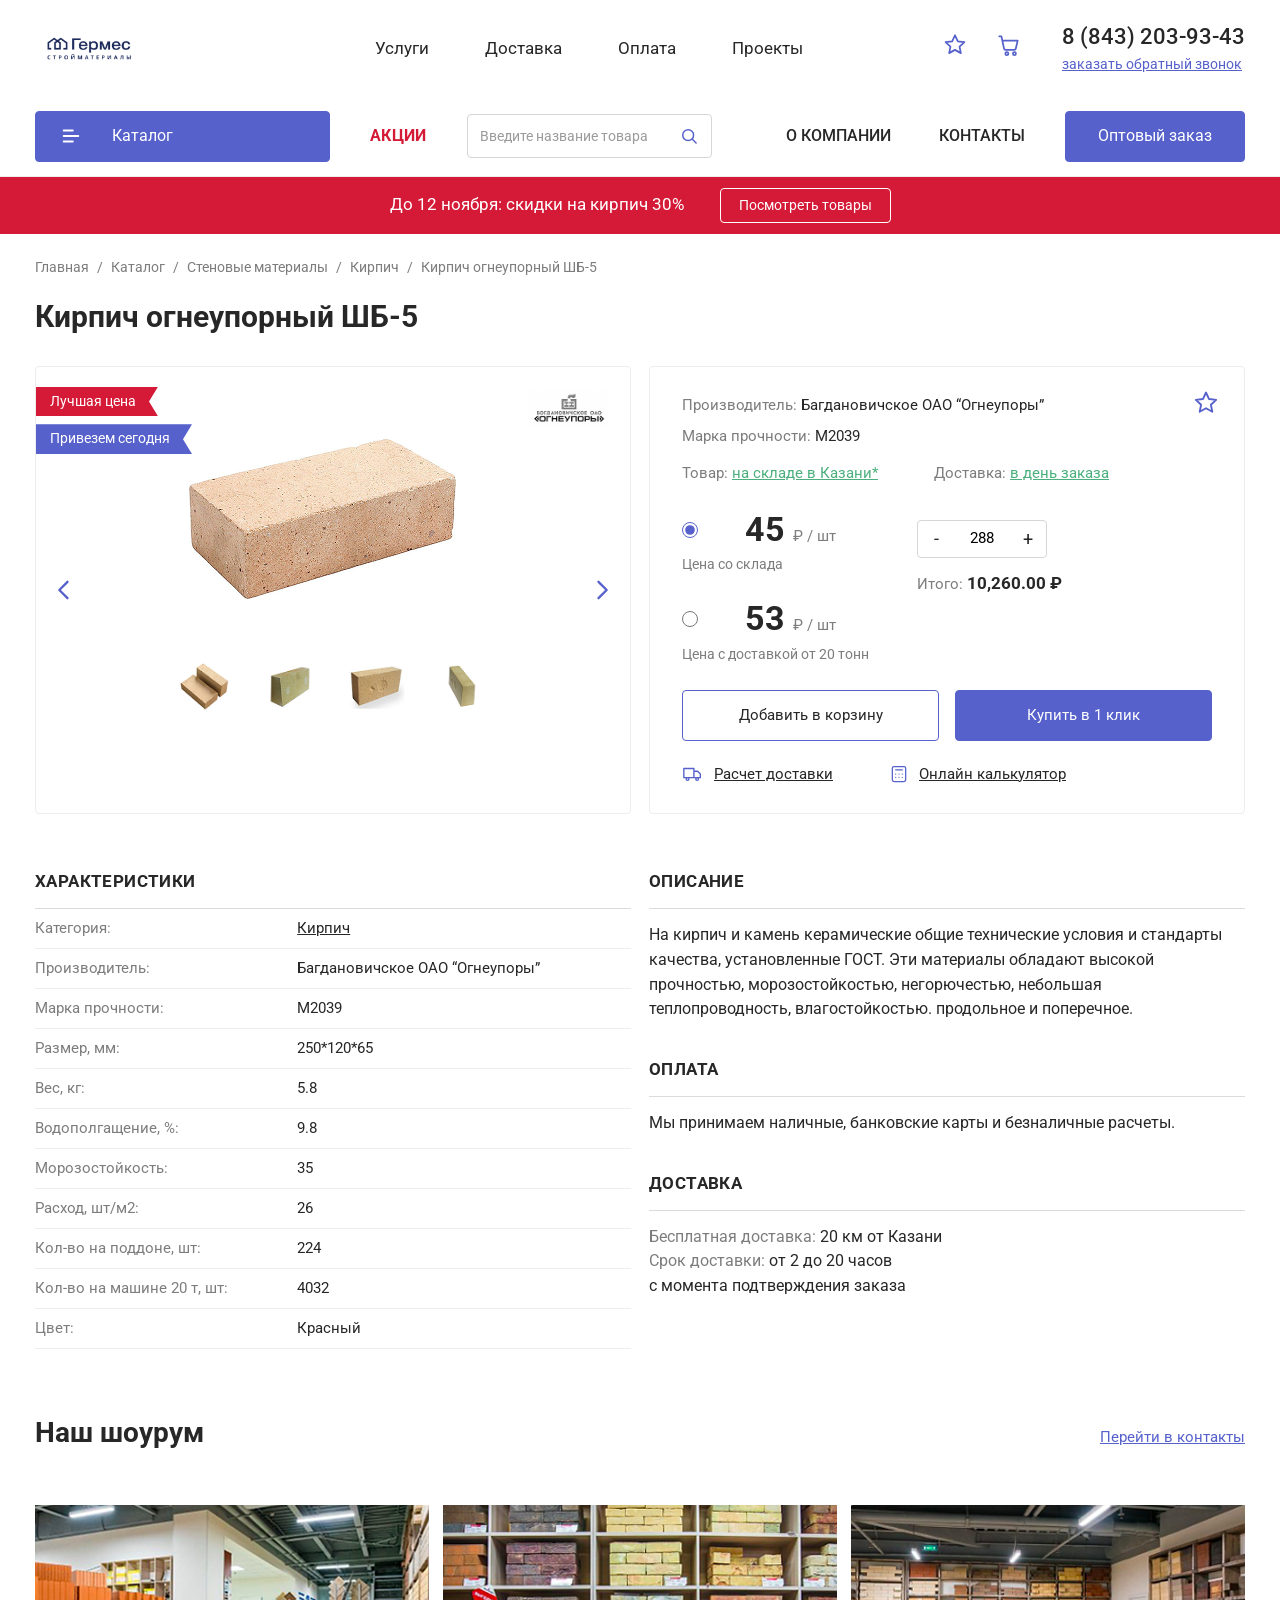
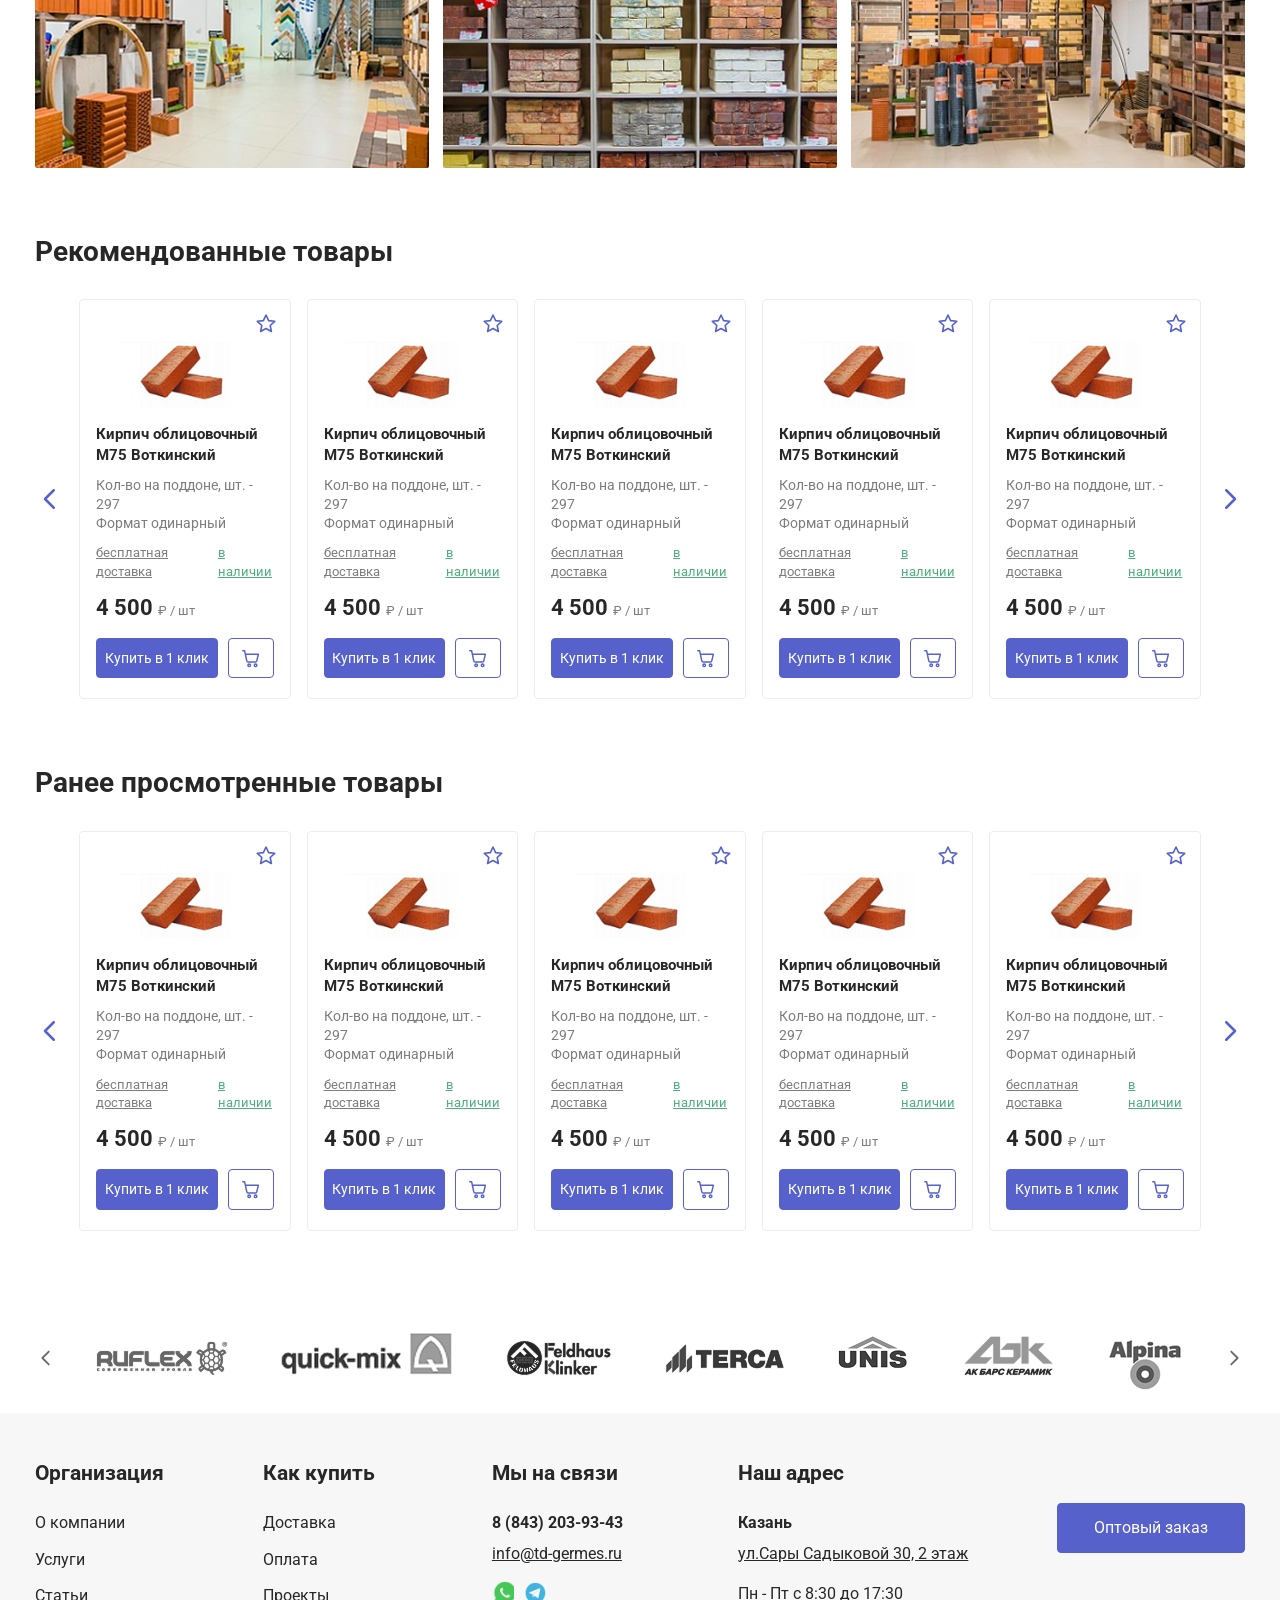
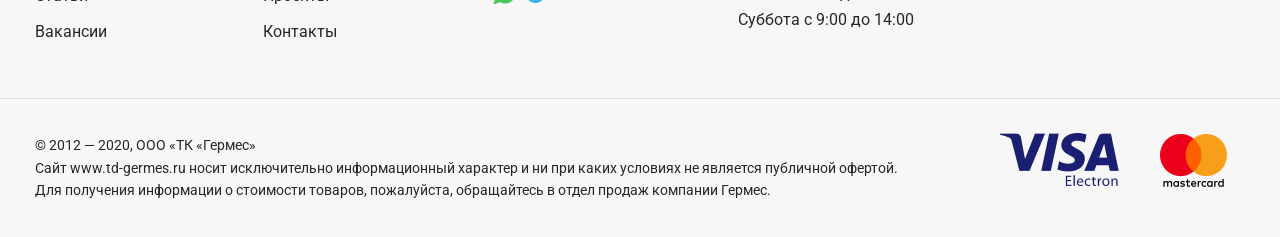
<file: germes/index.html>
<!DOCTYPE html>
<html lang="ru">
<head>
    <meta charset="UTF-8">
    <meta name="viewport" content="width=device-width, initial-scale=1.0">
    <meta name="description" content="Кирпич огнеупорный ШБ-5 — купить в ТК «Гермес», Казань. Лучшая цена, доставка в день заказа.">
    <title>Кирпич огнеупорный ШБ-5 — ТК «Гермес» стройматериалы</title>
    <link rel="icon" type="image/svg+xml" href="favicon.svg">
    <link rel="preconnect" href="https://fonts.googleapis.com">
    <link rel="preconnect" href="https://fonts.gstatic.com" crossorigin>
    <link href="https://fonts.googleapis.com/css2?family=Roboto:wght@400;500;700&display=swap" rel="stylesheet">
    <link rel="stylesheet" href="css/style.css">
</head>
<body>

<!-- ========== Шапка сайта ========== -->
<header class="header">
    <!-- Верхняя строка шапки: логотип, навигация, телефон -->
    <div class="container header__top">
        <a href="#" class="logo">
            <img src="images/logo.png" alt="Гермес — стройматериалы" width="160" height="32">
        </a>

        <nav class="header__nav" aria-label="Основная навигация">
            <a href="#">Услуги</a>
            <a href="#">Доставка</a>
            <a href="#">Оплата</a>
            <a href="#">Проекты</a>
        </nav>

        <div class="header__icons">
            <a href="#" class="header__icon" aria-label="Избранное">
                <svg viewBox="0 0 24 24" width="26" height="26" fill="none" stroke="currentColor" stroke-width="1.6" stroke-linejoin="round"><path d="M12 3l2.6 5.6 6.1.7-4.5 4.2 1.2 6-5.4-3-5.4 3 1.2-6L3.3 9.3l6.1-.7L12 3z"/></svg>
            </a>
            <a href="#" class="header__icon" aria-label="Корзина">
                <svg viewBox="0 0 24 24" width="26" height="26" fill="none" stroke="currentColor" stroke-width="1.6" stroke-linecap="round" stroke-linejoin="round"><path d="M3 4h2l2.4 11.2a1.5 1.5 0 0 0 1.5 1.2h7.9a1.5 1.5 0 0 0 1.5-1.2L20 8H6"/><circle cx="10" cy="20" r="1.4"/><circle cx="17" cy="20" r="1.4"/></svg>
            </a>
        </div>

        <div class="header__phone">
            <a href="tel:+78432039343" class="header__tel">8 (843) 203-93-43</a>
            <a href="#" class="header__callback">заказать обратный звонок</a>
        </div>

        <!-- Кнопки мобильной шапки -->
        <div class="header__mobile">
            <a href="tel:+78432039343" class="header__mobile-phone" aria-label="Позвонить">
                <svg viewBox="0 0 24 24" width="20" height="20" fill="none" stroke="currentColor" stroke-width="1.6" stroke-linecap="round"><path d="M6 3c-1 1-2 2.5-1.5 4.5C5.3 11 8 15 11.5 17.5c2 1.4 4 .7 5-.3l-2.6-3-2.2.7c-1.6-1.2-2.9-2.8-3.7-4.6l1.4-1.9L6 3z"/></svg>
            </a>
            <button type="button" class="header__burger" aria-label="Открыть меню">
                <svg viewBox="0 0 24 24" width="26" height="26" fill="none" stroke="currentColor" stroke-width="2" stroke-linecap="round"><path d="M3 6h18M3 12h18M3 18h18"/></svg>
            </button>
        </div>
    </div>

    <!-- Нижняя строка шапки: каталог, акции, поиск -->
    <div class="header__bottom">
        <div class="container header__bottom-inner">
            <button type="button" class="btn header__catalog">
                <svg viewBox="0 0 24 24" width="22" height="22" fill="none" stroke="currentColor" stroke-width="2" stroke-linecap="round"><path d="M4 6h10M4 12h16M4 18h10"/></svg>
                <span class="header__catalog-text">Каталог</span>
                <span class="header__catalog-text--mobile">Каталог товаров</span>
            </button>

            <a href="#" class="header__sale">Акции</a>

            <form class="search" role="search" action="#" method="get">
                <label class="visually-hidden" for="search-input">Поиск по каталогу</label>
                <input type="search" id="search-input" name="q" placeholder="Введите название товара">
                <button type="submit" aria-label="Найти">
                    <svg viewBox="0 0 24 24" width="20" height="20" fill="none" stroke="currentColor" stroke-width="1.8" stroke-linecap="round"><circle cx="11" cy="11" r="6.5"/><path d="M16 16l4.5 4.5"/></svg>
                </button>
            </form>

            <nav class="header__menu" aria-label="Информация о компании">
                <a href="#">О компании</a>
                <a href="#">Контакты</a>
            </nav>

            <a href="#" class="btn header__wholesale">Оптовый заказ</a>
        </div>
    </div>
</header>

<!-- ========== Акционный баннер ========== -->
<div class="banner">
    <div class="container banner__inner">
        <p>До 12 ноября: скидки на кирпич 30%</p>
        <a href="#" class="banner__btn">Посмотреть товары</a>
    </div>
</div>

<main>
    <div class="container">

        <!-- Хлебные крошки -->
        <nav class="breadcrumbs" aria-label="Вы здесь">
            <ol>
                <li><a href="#">Главная</a></li>
                <li><a href="#">Каталог</a></li>
                <li><a href="#">Стеновые материалы</a></li>
                <li><a href="#">Кирпич</a></li>
                <li aria-current="page">Кирпич огнеупорный ШБ-5</li>
            </ol>
        </nav>

        <h1 class="page-title">Кирпич огнеупорный ШБ-5</h1>

        <!-- ========== Карточка товара ========== -->
        <section class="product" aria-label="Карточка товара">

            <!-- Галерея -->
            <div class="gallery">
                <div class="gallery__badges">
                    <span class="gallery__badge gallery__badge--red">Лучшая цена</span>
                    <span class="gallery__badge gallery__badge--blue">Привезем сегодня</span>
                </div>
                <img class="gallery__brand" src="images/manufacturer.png" alt="Богдановичское ОАО «Огнеупоры»" width="105" height="75">
                <button type="button" class="arrow gallery__arrow gallery__arrow--prev" aria-label="Предыдущее фото">
                    <svg viewBox="0 0 24 24" width="28" height="28" fill="none" stroke="currentColor" stroke-width="2" stroke-linecap="round" stroke-linejoin="round"><path d="M15 5l-7 7 7 7"/></svg>
                </button>
                <img class="gallery__main" src="images/brick-main.png" alt="Кирпич огнеупорный ШБ-5" width="370" height="200">
                <button type="button" class="arrow gallery__arrow gallery__arrow--next" aria-label="Следующее фото">
                    <svg viewBox="0 0 24 24" width="28" height="28" fill="none" stroke="currentColor" stroke-width="2" stroke-linecap="round" stroke-linejoin="round"><path d="M9 5l7 7-7 7"/></svg>
                </button>
                <div class="gallery__thumbs">
                    <img src="images/thumb-1.png" alt="Кирпич ШБ-5, вид 1" width="78" height="80">
                    <img src="images/thumb-2.png" alt="Кирпич ШБ-5, вид 2" width="78" height="80">
                    <img src="images/thumb-3.png" alt="Кирпич ШБ-5, вид 3" width="78" height="80">
                    <img src="images/thumb-4.png" alt="Кирпич ШБ-5, вид 4" width="78" height="80">
                </div>
            </div>

            <!-- Блок покупки -->
            <div class="buy">
                <button type="button" class="buy__fav" aria-label="В избранное">
                    <svg viewBox="0 0 24 24" width="28" height="28" fill="none" stroke="currentColor" stroke-width="1.6" stroke-linejoin="round"><path d="M12 3l2.6 5.6 6.1.7-4.5 4.2 1.2 6-5.4-3-5.4 3 1.2-6L3.3 9.3l6.1-.7L12 3z"/></svg>
                </button>

                <p class="buy__row"><span class="muted">Производитель:</span> Багдановичское ОАО “Огнеупоры”</p>
                <p class="buy__row"><span class="muted">Марка прочности:</span> M2039</p>

                <p class="buy__stock">
                    <span><span class="muted">Товар:</span> <a class="link-green" href="#">на складе в Казани*</a></span>
                    <span><span class="muted">Доставка:</span> <a class="link-green" href="#">в день заказа</a></span>
                </p>

                <div class="buy__grid">
                    <div class="buy__prices">
                        <label class="price-option">
                            <input type="radio" name="price" checked>
                            <span class="price-option__value">45 <small>₽ / шт</small></span>
                            <span class="price-option__caption">Цена со склада</span>
                        </label>
                        <label class="price-option">
                            <input type="radio" name="price">
                            <span class="price-option__value">53 <small>₽ / шт</small></span>
                            <span class="price-option__caption">Цена с доставкой от 20 тонн</span>
                        </label>
                    </div>

                    <div class="buy__qty">
                        <p class="buy__qty-label">Количество (кратно поддону):</p>
                        <div class="stepper">
                            <button type="button" aria-label="Уменьшить">-</button>
                            <input type="text" value="288" aria-label="Количество">
                            <button type="button" aria-label="Увеличить">+</button>
                        </div>
                        <p class="buy__total"><span class="muted">Итого:</span> <b>10,260.00 ₽</b></p>
                    </div>
                </div>

                <div class="buy__actions">
                    <button type="button" class="btn btn--outline">Добавить в корзину</button>
                    <button type="button" class="btn">Купить в 1 клик</button>
                </div>

                <div class="buy__links">
                    <a href="#" class="buy__link">
                        <svg viewBox="0 0 24 24" width="22" height="22" fill="none" stroke="currentColor" stroke-width="1.5" stroke-linecap="round" stroke-linejoin="round"><path d="M2 6h11v10H2zM13 9h4l3 3v4h-7z"/><circle cx="6" cy="17.5" r="1.5"/><circle cx="16.5" cy="17.5" r="1.5"/></svg>
                        <span>Расчет доставки</span>
                    </a>
                    <a href="#" class="buy__link">
                        <svg viewBox="0 0 24 24" width="20" height="20" fill="none" stroke="currentColor" stroke-width="1.5" stroke-linecap="round"><rect x="4" y="3" width="16" height="18" rx="2"/><path d="M8 7h8M8 12h.01M12 12h.01M16 12h.01M8 16h.01M12 16h.01M16 16h.01"/></svg>
                        <span>Онлайн калькулятор</span>
                    </a>
                </div>
            </div>

            <!-- Краткие характеристики (мобильная версия) -->
            <div class="specs-mobile">
                <p><span class="muted">Доставка:</span> бесплатная</p>
                <p><span class="muted">Товар:</span> в наличии</p>
                <ul class="specs-mobile__list">
                    <li><span class="muted">Категория:</span> Кирпич</li>
                    <li><span class="muted">Производитель:</span> Багдановичское ОАО “Огнеупоры”</li>
                    <li><span class="muted">Марка прочности:</span> M2039</li>
                    <li><span class="muted">Размер, мм:</span> 250*120*65</li>
                    <li><span class="muted">Вес, кг:</span> 5.8</li>
                    <li><span class="muted">Водополгащение, %:</span> 9.8</li>
                    <li><span class="muted">Морозостойкость:</span> 35</li>
                </ul>
                <a href="#specs" class="specs-mobile__all">Все характеристики</a>
            </div>
        </section>

        <!-- ========== Характеристики и описание ========== -->
        <section class="details" id="specs" aria-label="Характеристики и описание">
            <div class="details__col">
                <h2 class="details__title">Характеристики</h2>
                <table class="specs">
                    <tr><th scope="row">Категория:</th><td><a href="#">Кирпич</a></td></tr>
                    <tr><th scope="row">Производитель:</th><td>Багдановичское ОАО “Огнеупоры”</td></tr>
                    <tr><th scope="row">Марка прочности:</th><td>M2039</td></tr>
                    <tr><th scope="row">Размер, мм:</th><td>250*120*65</td></tr>
                    <tr><th scope="row">Вес, кг:</th><td>5.8</td></tr>
                    <tr><th scope="row">Водополгащение, %:</th><td>9.8</td></tr>
                    <tr><th scope="row">Морозостойкость:</th><td>35</td></tr>
                    <tr><th scope="row">Расход, шт/м2:</th><td>26</td></tr>
                    <tr><th scope="row">Кол-во на поддоне, шт:</th><td>224</td></tr>
                    <tr><th scope="row">Кол-во на машине 20 т, шт:</th><td>4032</td></tr>
                    <tr><th scope="row">Цвет:</th><td>Красный</td></tr>
                </table>
            </div>
            <div class="details__col">
                <h2 class="details__title">Описание</h2>
                <p class="details__text">На кирпич и камень керамические общие технические условия и стандарты качества, установленные ГОСТ. Эти материалы обладают высокой прочностью, морозостойкостью, негорючестью, небольшая теплопроводность, влагостойкостью. продольное и поперечное.</p>

                <h2 class="details__title">Оплата</h2>
                <p class="details__text">Мы принимаем наличные, банковские карты и безналичные расчеты.</p>

                <h2 class="details__title">Доставка</h2>
                <p class="details__text">
                    <span class="muted">Бесплатная доставка:</span> 20 км от Казани<br>
                    <span class="muted">Срок доставки:</span> от 2 до 20 часов<br>
                    с момента подтверждения заказа
                </p>
            </div>
        </section>

        <!-- ========== Шоурум ========== -->
        <section class="showroom" aria-label="Наш шоурум">
            <div class="showroom__head">
                <h2 class="section-title">Наш шоурум</h2>
                <a href="#" class="showroom__more">Перейти в контакты</a>
            </div>
            <div class="showroom__grid">
                <img src="images/showroom-1.png" alt="Шоурум — стеллажи с образцами кирпича">
                <img src="images/showroom-2.png" alt="Шоурум — витрина облицовочного кирпича">
                <img src="images/showroom-3.png" alt="Шоурум — выставочный зал стройматериалов">
            </div>
        </section>

        <!-- ========== Рекомендованные товары ========== -->
        <section class="products" aria-label="Рекомендованные товары">
            <h2 class="section-title">Рекомендованные товары</h2>
            <div class="slider">
                <button type="button" class="arrow slider__arrow slider__arrow--prev" aria-label="Назад">
                    <svg viewBox="0 0 24 24" width="30" height="30" fill="none" stroke="currentColor" stroke-width="2" stroke-linecap="round" stroke-linejoin="round"><path d="M15 5l-7 7 7 7"/></svg>
                </button>

                <div class="slider__track">
                    <!-- Карточка товара -->
                    <article class="card">
                        <button type="button" class="card__fav" aria-label="В избранное">
                            <svg viewBox="0 0 24 24" width="24" height="24" fill="none" stroke="currentColor" stroke-width="1.6" stroke-linejoin="round"><path d="M12 3l2.6 5.6 6.1.7-4.5 4.2 1.2 6-5.4-3-5.4 3 1.2-6L3.3 9.3l6.1-.7L12 3z"/></svg>
                        </button>
                        <img class="card__img" src="images/card-brick.png" alt="Кирпич облицовочный М75 Воткинский" width="160" height="105">
                        <h3 class="card__title">Кирпич облицовочный М75 Воткинский</h3>
                        <p class="card__meta">Кол-во на поддоне, шт. - 297<br>Формат одинарный</p>
                        <p class="card__tags">
                            <a href="#" class="card__tag card__tag--delivery">бесплатная доставка</a>
                            <a href="#" class="card__tag card__tag--stock">в наличии</a>
                        </p>
                        <p class="card__price">4 500 <span>₽ / шт</span></p>
                        <div class="card__actions">
                            <button type="button" class="btn">Купить в 1 клик</button>
                            <button type="button" class="card__cart" aria-label="В корзину">
                                <svg viewBox="0 0 24 24" width="22" height="22" fill="none" stroke="currentColor" stroke-width="1.6" stroke-linecap="round" stroke-linejoin="round"><path d="M3 4h2l2.4 11.2a1.5 1.5 0 0 0 1.5 1.2h7.9a1.5 1.5 0 0 0 1.5-1.2L20 8H6"/><circle cx="10" cy="20" r="1.4"/><circle cx="17" cy="20" r="1.4"/></svg>
                            </button>
                        </div>
                    </article>
                    <article class="card">
                        <button type="button" class="card__fav" aria-label="В избранное">
                            <svg viewBox="0 0 24 24" width="24" height="24" fill="none" stroke="currentColor" stroke-width="1.6" stroke-linejoin="round"><path d="M12 3l2.6 5.6 6.1.7-4.5 4.2 1.2 6-5.4-3-5.4 3 1.2-6L3.3 9.3l6.1-.7L12 3z"/></svg>
                        </button>
                        <img class="card__img" src="images/card-brick.png" alt="Кирпич облицовочный М75 Воткинский" width="160" height="105">
                        <h3 class="card__title">Кирпич облицовочный М75 Воткинский</h3>
                        <p class="card__meta">Кол-во на поддоне, шт. - 297<br>Формат одинарный</p>
                        <p class="card__tags">
                            <a href="#" class="card__tag card__tag--delivery">бесплатная доставка</a>
                            <a href="#" class="card__tag card__tag--stock">в наличии</a>
                        </p>
                        <p class="card__price">4 500 <span>₽ / шт</span></p>
                        <div class="card__actions">
                            <button type="button" class="btn">Купить в 1 клик</button>
                            <button type="button" class="card__cart" aria-label="В корзину">
                                <svg viewBox="0 0 24 24" width="22" height="22" fill="none" stroke="currentColor" stroke-width="1.6" stroke-linecap="round" stroke-linejoin="round"><path d="M3 4h2l2.4 11.2a1.5 1.5 0 0 0 1.5 1.2h7.9a1.5 1.5 0 0 0 1.5-1.2L20 8H6"/><circle cx="10" cy="20" r="1.4"/><circle cx="17" cy="20" r="1.4"/></svg>
                            </button>
                        </div>
                    </article>
                    <article class="card">
                        <button type="button" class="card__fav" aria-label="В избранное">
                            <svg viewBox="0 0 24 24" width="24" height="24" fill="none" stroke="currentColor" stroke-width="1.6" stroke-linejoin="round"><path d="M12 3l2.6 5.6 6.1.7-4.5 4.2 1.2 6-5.4-3-5.4 3 1.2-6L3.3 9.3l6.1-.7L12 3z"/></svg>
                        </button>
                        <img class="card__img" src="images/card-brick.png" alt="Кирпич облицовочный М75 Воткинский" width="160" height="105">
                        <h3 class="card__title">Кирпич облицовочный М75 Воткинский</h3>
                        <p class="card__meta">Кол-во на поддоне, шт. - 297<br>Формат одинарный</p>
                        <p class="card__tags">
                            <a href="#" class="card__tag card__tag--delivery">бесплатная доставка</a>
                            <a href="#" class="card__tag card__tag--stock">в наличии</a>
                        </p>
                        <p class="card__price">4 500 <span>₽ / шт</span></p>
                        <div class="card__actions">
                            <button type="button" class="btn">Купить в 1 клик</button>
                            <button type="button" class="card__cart" aria-label="В корзину">
                                <svg viewBox="0 0 24 24" width="22" height="22" fill="none" stroke="currentColor" stroke-width="1.6" stroke-linecap="round" stroke-linejoin="round"><path d="M3 4h2l2.4 11.2a1.5 1.5 0 0 0 1.5 1.2h7.9a1.5 1.5 0 0 0 1.5-1.2L20 8H6"/><circle cx="10" cy="20" r="1.4"/><circle cx="17" cy="20" r="1.4"/></svg>
                            </button>
                        </div>
                    </article>
                    <article class="card">
                        <button type="button" class="card__fav" aria-label="В избранное">
                            <svg viewBox="0 0 24 24" width="24" height="24" fill="none" stroke="currentColor" stroke-width="1.6" stroke-linejoin="round"><path d="M12 3l2.6 5.6 6.1.7-4.5 4.2 1.2 6-5.4-3-5.4 3 1.2-6L3.3 9.3l6.1-.7L12 3z"/></svg>
                        </button>
                        <img class="card__img" src="images/card-brick.png" alt="Кирпич облицовочный М75 Воткинский" width="160" height="105">
                        <h3 class="card__title">Кирпич облицовочный М75 Воткинский</h3>
                        <p class="card__meta">Кол-во на поддоне, шт. - 297<br>Формат одинарный</p>
                        <p class="card__tags">
                            <a href="#" class="card__tag card__tag--delivery">бесплатная доставка</a>
                            <a href="#" class="card__tag card__tag--stock">в наличии</a>
                        </p>
                        <p class="card__price">4 500 <span>₽ / шт</span></p>
                        <div class="card__actions">
                            <button type="button" class="btn">Купить в 1 клик</button>
                            <button type="button" class="card__cart" aria-label="В корзину">
                                <svg viewBox="0 0 24 24" width="22" height="22" fill="none" stroke="currentColor" stroke-width="1.6" stroke-linecap="round" stroke-linejoin="round"><path d="M3 4h2l2.4 11.2a1.5 1.5 0 0 0 1.5 1.2h7.9a1.5 1.5 0 0 0 1.5-1.2L20 8H6"/><circle cx="10" cy="20" r="1.4"/><circle cx="17" cy="20" r="1.4"/></svg>
                            </button>
                        </div>
                    </article>
                    <article class="card">
                        <button type="button" class="card__fav" aria-label="В избранное">
                            <svg viewBox="0 0 24 24" width="24" height="24" fill="none" stroke="currentColor" stroke-width="1.6" stroke-linejoin="round"><path d="M12 3l2.6 5.6 6.1.7-4.5 4.2 1.2 6-5.4-3-5.4 3 1.2-6L3.3 9.3l6.1-.7L12 3z"/></svg>
                        </button>
                        <img class="card__img" src="images/card-brick.png" alt="Кирпич облицовочный М75 Воткинский" width="160" height="105">
                        <h3 class="card__title">Кирпич облицовочный М75 Воткинский</h3>
                        <p class="card__meta">Кол-во на поддоне, шт. - 297<br>Формат одинарный</p>
                        <p class="card__tags">
                            <a href="#" class="card__tag card__tag--delivery">бесплатная доставка</a>
                            <a href="#" class="card__tag card__tag--stock">в наличии</a>
                        </p>
                        <p class="card__price">4 500 <span>₽ / шт</span></p>
                        <div class="card__actions">
                            <button type="button" class="btn">Купить в 1 клик</button>
                            <button type="button" class="card__cart" aria-label="В корзину">
                                <svg viewBox="0 0 24 24" width="22" height="22" fill="none" stroke="currentColor" stroke-width="1.6" stroke-linecap="round" stroke-linejoin="round"><path d="M3 4h2l2.4 11.2a1.5 1.5 0 0 0 1.5 1.2h7.9a1.5 1.5 0 0 0 1.5-1.2L20 8H6"/><circle cx="10" cy="20" r="1.4"/><circle cx="17" cy="20" r="1.4"/></svg>
                            </button>
                        </div>
                    </article>
                </div>

                <button type="button" class="arrow slider__arrow slider__arrow--next" aria-label="Вперед">
                    <svg viewBox="0 0 24 24" width="30" height="30" fill="none" stroke="currentColor" stroke-width="2" stroke-linecap="round" stroke-linejoin="round"><path d="M9 5l7 7-7 7"/></svg>
                </button>
            </div>
            <div class="slider__dots" aria-hidden="true"><span class="is-active"></span><span></span><span></span><span></span></div>
        </section>

        <!-- ========== Ранее просмотренные товары ========== -->
        <section class="products" aria-label="Ранее просмотренные товары">
            <h2 class="section-title">Ранее просмотренные товары</h2>
            <div class="slider">
                <button type="button" class="arrow slider__arrow slider__arrow--prev" aria-label="Назад">
                    <svg viewBox="0 0 24 24" width="30" height="30" fill="none" stroke="currentColor" stroke-width="2" stroke-linecap="round" stroke-linejoin="round"><path d="M15 5l-7 7 7 7"/></svg>
                </button>

                <div class="slider__track">
                    <article class="card">
                        <button type="button" class="card__fav" aria-label="В избранное">
                            <svg viewBox="0 0 24 24" width="24" height="24" fill="none" stroke="currentColor" stroke-width="1.6" stroke-linejoin="round"><path d="M12 3l2.6 5.6 6.1.7-4.5 4.2 1.2 6-5.4-3-5.4 3 1.2-6L3.3 9.3l6.1-.7L12 3z"/></svg>
                        </button>
                        <img class="card__img" src="images/card-brick.png" alt="Кирпич облицовочный М75 Воткинский" width="160" height="105">
                        <h3 class="card__title">Кирпич облицовочный М75 Воткинский</h3>
                        <p class="card__meta">Кол-во на поддоне, шт. - 297<br>Формат одинарный</p>
                        <p class="card__tags">
                            <a href="#" class="card__tag card__tag--delivery">бесплатная доставка</a>
                            <a href="#" class="card__tag card__tag--stock">в наличии</a>
                        </p>
                        <p class="card__price">4 500 <span>₽ / шт</span></p>
                        <div class="card__actions">
                            <button type="button" class="btn">Купить в 1 клик</button>
                            <button type="button" class="card__cart" aria-label="В корзину">
                                <svg viewBox="0 0 24 24" width="22" height="22" fill="none" stroke="currentColor" stroke-width="1.6" stroke-linecap="round" stroke-linejoin="round"><path d="M3 4h2l2.4 11.2a1.5 1.5 0 0 0 1.5 1.2h7.9a1.5 1.5 0 0 0 1.5-1.2L20 8H6"/><circle cx="10" cy="20" r="1.4"/><circle cx="17" cy="20" r="1.4"/></svg>
                            </button>
                        </div>
                    </article>
                    <article class="card">
                        <button type="button" class="card__fav" aria-label="В избранное">
                            <svg viewBox="0 0 24 24" width="24" height="24" fill="none" stroke="currentColor" stroke-width="1.6" stroke-linejoin="round"><path d="M12 3l2.6 5.6 6.1.7-4.5 4.2 1.2 6-5.4-3-5.4 3 1.2-6L3.3 9.3l6.1-.7L12 3z"/></svg>
                        </button>
                        <img class="card__img" src="images/card-brick.png" alt="Кирпич облицовочный М75 Воткинский" width="160" height="105">
                        <h3 class="card__title">Кирпич облицовочный М75 Воткинский</h3>
                        <p class="card__meta">Кол-во на поддоне, шт. - 297<br>Формат одинарный</p>
                        <p class="card__tags">
                            <a href="#" class="card__tag card__tag--delivery">бесплатная доставка</a>
                            <a href="#" class="card__tag card__tag--stock">в наличии</a>
                        </p>
                        <p class="card__price">4 500 <span>₽ / шт</span></p>
                        <div class="card__actions">
                            <button type="button" class="btn">Купить в 1 клик</button>
                            <button type="button" class="card__cart" aria-label="В корзину">
                                <svg viewBox="0 0 24 24" width="22" height="22" fill="none" stroke="currentColor" stroke-width="1.6" stroke-linecap="round" stroke-linejoin="round"><path d="M3 4h2l2.4 11.2a1.5 1.5 0 0 0 1.5 1.2h7.9a1.5 1.5 0 0 0 1.5-1.2L20 8H6"/><circle cx="10" cy="20" r="1.4"/><circle cx="17" cy="20" r="1.4"/></svg>
                            </button>
                        </div>
                    </article>
                    <article class="card">
                        <button type="button" class="card__fav" aria-label="В избранное">
                            <svg viewBox="0 0 24 24" width="24" height="24" fill="none" stroke="currentColor" stroke-width="1.6" stroke-linejoin="round"><path d="M12 3l2.6 5.6 6.1.7-4.5 4.2 1.2 6-5.4-3-5.4 3 1.2-6L3.3 9.3l6.1-.7L12 3z"/></svg>
                        </button>
                        <img class="card__img" src="images/card-brick.png" alt="Кирпич облицовочный М75 Воткинский" width="160" height="105">
                        <h3 class="card__title">Кирпич облицовочный М75 Воткинский</h3>
                        <p class="card__meta">Кол-во на поддоне, шт. - 297<br>Формат одинарный</p>
                        <p class="card__tags">
                            <a href="#" class="card__tag card__tag--delivery">бесплатная доставка</a>
                            <a href="#" class="card__tag card__tag--stock">в наличии</a>
                        </p>
                        <p class="card__price">4 500 <span>₽ / шт</span></p>
                        <div class="card__actions">
                            <button type="button" class="btn">Купить в 1 клик</button>
                            <button type="button" class="card__cart" aria-label="В корзину">
                                <svg viewBox="0 0 24 24" width="22" height="22" fill="none" stroke="currentColor" stroke-width="1.6" stroke-linecap="round" stroke-linejoin="round"><path d="M3 4h2l2.4 11.2a1.5 1.5 0 0 0 1.5 1.2h7.9a1.5 1.5 0 0 0 1.5-1.2L20 8H6"/><circle cx="10" cy="20" r="1.4"/><circle cx="17" cy="20" r="1.4"/></svg>
                            </button>
                        </div>
                    </article>
                    <article class="card">
                        <button type="button" class="card__fav" aria-label="В избранное">
                            <svg viewBox="0 0 24 24" width="24" height="24" fill="none" stroke="currentColor" stroke-width="1.6" stroke-linejoin="round"><path d="M12 3l2.6 5.6 6.1.7-4.5 4.2 1.2 6-5.4-3-5.4 3 1.2-6L3.3 9.3l6.1-.7L12 3z"/></svg>
                        </button>
                        <img class="card__img" src="images/card-brick.png" alt="Кирпич облицовочный М75 Воткинский" width="160" height="105">
                        <h3 class="card__title">Кирпич облицовочный М75 Воткинский</h3>
                        <p class="card__meta">Кол-во на поддоне, шт. - 297<br>Формат одинарный</p>
                        <p class="card__tags">
                            <a href="#" class="card__tag card__tag--delivery">бесплатная доставка</a>
                            <a href="#" class="card__tag card__tag--stock">в наличии</a>
                        </p>
                        <p class="card__price">4 500 <span>₽ / шт</span></p>
                        <div class="card__actions">
                            <button type="button" class="btn">Купить в 1 клик</button>
                            <button type="button" class="card__cart" aria-label="В корзину">
                                <svg viewBox="0 0 24 24" width="22" height="22" fill="none" stroke="currentColor" stroke-width="1.6" stroke-linecap="round" stroke-linejoin="round"><path d="M3 4h2l2.4 11.2a1.5 1.5 0 0 0 1.5 1.2h7.9a1.5 1.5 0 0 0 1.5-1.2L20 8H6"/><circle cx="10" cy="20" r="1.4"/><circle cx="17" cy="20" r="1.4"/></svg>
                            </button>
                        </div>
                    </article>
                    <article class="card">
                        <button type="button" class="card__fav" aria-label="В избранное">
                            <svg viewBox="0 0 24 24" width="24" height="24" fill="none" stroke="currentColor" stroke-width="1.6" stroke-linejoin="round"><path d="M12 3l2.6 5.6 6.1.7-4.5 4.2 1.2 6-5.4-3-5.4 3 1.2-6L3.3 9.3l6.1-.7L12 3z"/></svg>
                        </button>
                        <img class="card__img" src="images/card-brick.png" alt="Кирпич облицовочный М75 Воткинский" width="160" height="105">
                        <h3 class="card__title">Кирпич облицовочный М75 Воткинский</h3>
                        <p class="card__meta">Кол-во на поддоне, шт. - 297<br>Формат одинарный</p>
                        <p class="card__tags">
                            <a href="#" class="card__tag card__tag--delivery">бесплатная доставка</a>
                            <a href="#" class="card__tag card__tag--stock">в наличии</a>
                        </p>
                        <p class="card__price">4 500 <span>₽ / шт</span></p>
                        <div class="card__actions">
                            <button type="button" class="btn">Купить в 1 клик</button>
                            <button type="button" class="card__cart" aria-label="В корзину">
                                <svg viewBox="0 0 24 24" width="22" height="22" fill="none" stroke="currentColor" stroke-width="1.6" stroke-linecap="round" stroke-linejoin="round"><path d="M3 4h2l2.4 11.2a1.5 1.5 0 0 0 1.5 1.2h7.9a1.5 1.5 0 0 0 1.5-1.2L20 8H6"/><circle cx="10" cy="20" r="1.4"/><circle cx="17" cy="20" r="1.4"/></svg>
                            </button>
                        </div>
                    </article>
                </div>

                <button type="button" class="arrow slider__arrow slider__arrow--next" aria-label="Вперед">
                    <svg viewBox="0 0 24 24" width="30" height="30" fill="none" stroke="currentColor" stroke-width="2" stroke-linecap="round" stroke-linejoin="round"><path d="M9 5l7 7-7 7"/></svg>
                </button>
            </div>
            <div class="slider__dots" aria-hidden="true"><span class="is-active"></span><span></span><span></span><span></span></div>
        </section>
    </div>

    <!-- ========== Партнеры ========== -->
    <section class="partners" aria-label="Наши партнеры">
        <div class="container partners__inner">
            <button type="button" class="arrow partners__arrow" aria-label="Назад">
                <svg viewBox="0 0 24 24" width="22" height="22" fill="none" stroke="currentColor" stroke-width="2" stroke-linecap="round" stroke-linejoin="round"><path d="M15 5l-7 7 7 7"/></svg>
            </button>
            <ul class="partners__list">
                <li><img src="images/partner-ruflex.png" alt="Ruflex" height="48"></li>
                <li><img src="images/partner-quickmix.png" alt="Quick-mix" height="52"></li>
                <li><img src="images/partner-feldhaus.png" alt="Feldhaus Klinker" height="48"></li>
                <li><img src="images/partner-terca.png" alt="Terca" height="38"></li>
                <li><img src="images/partner-unis.png" alt="Unis" height="42"></li>
                <li><img src="images/partner-abk.png" alt="АК Барс Керамик" height="36"></li>
                <li><img src="images/partner-alpina.png" alt="Alpina" height="50"></li>
                <li class="partners__item--mobile"><img src="images/partner-unis.png" alt="Unis" height="42"></li>
                <li class="partners__item--mobile"><img src="images/partner-gyproc.png" alt="Gyproc" height="40"></li>
                <li class="partners__item--mobile"><img src="images/partner-plitonit.png" alt="Plitonit" height="28"></li>
                <li class="partners__item--mobile"><img src="images/partner-euro.png" alt="Euro Ceramics" height="48"></li>
            </ul>
            <button type="button" class="arrow partners__arrow" aria-label="Вперед">
                <svg viewBox="0 0 24 24" width="22" height="22" fill="none" stroke="currentColor" stroke-width="2" stroke-linecap="round" stroke-linejoin="round"><path d="M9 5l7 7-7 7"/></svg>
            </button>
        </div>
    </section>
</main>

<!-- ========== Подвал сайта ========== -->
<footer class="footer">
    <div class="container footer__main">
        <div class="footer__col footer__col--org">
            <h3>Организация</h3>
            <ul>
                <li><a href="#">О компании</a></li>
                <li><a href="#">Услуги</a></li>
                <li><a href="#">Статьи</a></li>
                <li><a href="#">Вакансии</a></li>
            </ul>
        </div>

        <div class="footer__col footer__col--buy">
            <h3>Как купить</h3>
            <ul>
                <li><a href="#">Доставка</a></li>
                <li><a href="#">Оплата</a></li>
                <li><a href="#">Проекты</a></li>
                <li><a href="#">Контакты</a></li>
            </ul>
        </div>

        <div class="footer__col footer__col--contacts">
            <h3>Мы на связи</h3>
            <p class="footer__phone-row">
                <a class="footer__tel" href="tel:+78432039343">8 (843) 203-93-43</a>
                <a class="footer__mail" href="mailto:info@td-germes.ru">info@td-germes.ru</a>
            </p>
            <p class="footer__social">
                <a href="#" aria-label="WhatsApp"><img src="images/icon-wa.png" alt="" width="22" height="22"></a>
                <a href="#" aria-label="Telegram"><img src="images/icon-tg.png" alt="" width="22" height="22"></a>
                <span class="footer__social-note">- задайте вопрос</span>
            </p>
            <a href="#" class="btn btn--outline footer__callback">
                <svg viewBox="0 0 24 24" width="18" height="18" fill="none" stroke="currentColor" stroke-width="1.6" stroke-linecap="round"><path d="M6 3c-1 1-2 2.5-1.5 4.5C5.3 11 8 15 11.5 17.5c2 1.4 4 .7 5-.3l-2.6-3-2.2.7c-1.6-1.2-2.9-2.8-3.7-4.6l1.4-1.9L6 3z"/></svg>
                <span>Заказать обратный звонок</span>
            </a>
        </div>

        <div class="footer__col footer__col--address">
            <h3>Наш адрес</h3>
            <p class="footer__city">Казань</p>
            <p><a class="footer__addr" href="#">ул.Сары Садыковой 30, 2 этаж</a></p>
            <p class="footer__hours">Пн - Пт с 8:30 до 17:30<br>Суббота с 9:00 до 14:00</p>
        </div>

        <a href="#" class="btn footer__wholesale">Оптовый заказ</a>
    </div>

    <div class="footer__bottom">
        <div class="container footer__bottom-inner">
            <div class="footer__copy">
                <p>© 2012 — 2020, ООО «ТК «Гермес»</p>
                <p>Сайт www.td-germes.ru носит исключительно информационный характер и ни при каких условиях не является публичной офертой.</p>
                <p>Для получения информации о стоимости товаров, пожалуйста, обращайтесь в отдел продаж компании Гермес.</p>
            </div>
            <div class="footer__pay">
                <img src="images/pay-visa.png" alt="Visa Electron" height="48">
                <img src="images/pay-mastercard.png" alt="Mastercard" height="48">
            </div>
        </div>
    </div>
</footer>

</body>
</html>
</file>
<file: germes/css/style.css>
/* ============================================================
   ТК «Гермес» — карточка товара «Кирпич огнеупорный ШБ-5»
   Базовые стили рассчитаны на десктоп (1024px–1440px),
   медиа-запросы внизу файла адаптируют верстку под
   (1441px–1920px), (768px–1023px), (426px–767px), (320px–425px)
   ============================================================ */

/* ---------- Сброс и общие правила ---------- */
* {
    margin: 0;
    padding: 0;
    box-sizing: border-box;
}

:root {
    --indigo: #5661CB;
    --red: #D41A36;
    --navy: #1D2B5B;
    --text: #272727;
    --muted: #7D7D7D;
    --green: #4CAF7D;
    --border: #EDEDED;
    --bg-light: #F7F7F7;
}

body {
    font-family: 'Roboto', Arial, sans-serif;
    font-size: 16px;
    line-height: 1.4;
    color: var(--text);
    background: #fff;
}

img {
    max-width: 100%;
    height: auto;
    display: block;
}

a {
    color: inherit;
    text-decoration: none;
}

ul {
    list-style: none;
}

button {
    font: inherit;
    cursor: pointer;
    background: none;
    border: none;
    color: inherit;
}

.container {
    max-width: 1440px;
    margin: 0 auto;
    padding: 0 35px;
}

.visually-hidden {
    position: absolute;
    width: 1px;
    height: 1px;
    overflow: hidden;
    clip: rect(0 0 0 0);
    white-space: nowrap;
}

.muted {
    color: var(--muted);
}

/* Основные кнопки */
.btn {
    display: inline-flex;
    align-items: center;
    justify-content: center;
    gap: 12px;
    padding: 12px 28px;
    background: var(--indigo);
    color: #fff;
    border-radius: 4px;
    border: 1px solid var(--indigo);
    transition: background .2s, color .2s;
}

.btn:hover {
    background: #4550b5;
    border-color: #4550b5;
}

.btn--outline {
    background: #fff;
    color: var(--text);
}

.btn--outline:hover {
    background: #f1f2fb;
    color: var(--text);
}

/* Круглые стрелки слайдеров */
.arrow {
    color: var(--indigo);
    display: inline-flex;
    align-items: center;
    justify-content: center;
    flex-shrink: 0;
}

.arrow:hover {
    color: #4550b5;
}

.section-title {
    font-size: 28px;
    font-weight: 700;
    margin-bottom: 28px;
}

/* ============================================================
   Шапка
   ============================================================ */
.header__top {
    display: flex;
    align-items: center;
    gap: 40px;
    padding: 22px 35px;
}

.logo {
    flex-shrink: 0;
}

.logo img {
    width: 200px;
    height: auto;
}

.header__nav {
    display: flex;
    gap: 56px;
    margin-left: 100px;
    font-size: 17px;
}

.header__nav a:hover {
    color: var(--indigo);
}

.header__icons {
    display: flex;
    gap: 28px;
    margin-left: auto;
    color: var(--indigo);
}

.header__icon:hover {
    color: #4550b5;
}

.header__phone {
    text-align: left;
}

.header__tel {
    font-size: 22px;
    font-weight: 500;
    display: block;
}

.header__callback {
    font-size: 14px;
    color: var(--indigo);
    text-decoration: underline;
}

.header__mobile {
    display: none;
}

/* Нижняя строка шапки */
.header__bottom {
    border-bottom: 1px solid var(--border);
}

.header__bottom-inner {
    display: flex;
    align-items: center;
    gap: 40px;
    padding-top: 14px;
    padding-bottom: 14px;
}

.header__catalog {
    padding: 13px 24px;
    min-width: 295px;
    justify-content: flex-start;
    gap: 30px;
}

.header__catalog-text--mobile {
    display: none;
}

.header__sale {
    color: var(--red);
    font-weight: 700;
    text-transform: uppercase;
    letter-spacing: .3px;
}

.header__sale:hover {
    text-decoration: underline;
}

.search {
    display: flex;
    align-items: center;
    border: 1px solid #D6D6D6;
    border-radius: 4px;
    padding: 0 12px;
    height: 44px;
    width: 245px;
}

.search input {
    border: none;
    outline: none;
    font: inherit;
    font-size: 14px;
    width: 100%;
    color: var(--text);
}

.search input::placeholder {
    color: #9b9b9b;
}

.search button {
    color: var(--indigo);
    display: flex;
}

.header__menu {
    display: flex;
    gap: 48px;
    font-weight: 500;
    text-transform: uppercase;
    margin-left: auto;
}

.header__menu a:hover {
    color: var(--indigo);
}

.header__wholesale {
    padding: 13px 32px;
}

/* ============================================================
   Акционный баннер
   ============================================================ */
.banner {
    background: var(--red);
    color: #fff;
}

.banner__inner {
    display: flex;
    align-items: center;
    justify-content: center;
    gap: 36px;
    padding-top: 11px;
    padding-bottom: 11px;
    font-size: 17px;
}

.banner__btn {
    border: 1px solid #fff;
    border-radius: 4px;
    padding: 7px 18px;
    font-size: 14px;
    transition: background .2s, color .2s;
}

.banner__btn:hover {
    background: #fff;
    color: var(--red);
}

/* ============================================================
   Хлебные крошки и заголовок
   ============================================================ */
.breadcrumbs {
    margin-top: 24px;
    font-size: 14px;
    color: var(--muted);
}

.breadcrumbs ol {
    display: flex;
    flex-wrap: wrap;
    list-style: none;
}

.breadcrumbs li + li::before {
    content: "/";
    margin: 0 8px;
}

.breadcrumbs a:hover {
    color: var(--indigo);
}

.page-title {
    font-size: 30px;
    font-weight: 700;
    margin: 18px 0 28px;
}

/* ============================================================
   Карточка товара: галерея + блок покупки
   ============================================================ */
.product {
    display: grid;
    grid-template-columns: 1fr 1fr;
    gap: 18px;
    align-items: stretch;
}

/* Галерея */
.gallery {
    position: relative;
    border: 1px solid var(--border);
    border-radius: 4px;
    padding: 20px 56px 28px;
    display: flex;
    flex-direction: column;
    align-items: center;
}

.gallery__badges {
    position: absolute;
    top: 20px;
    left: 0;
    display: flex;
    flex-direction: column;
    gap: 8px;
    align-items: flex-start;
}

.gallery__badge {
    color: #fff;
    font-size: 14px;
    padding: 5px 14px 5px 14px;
    clip-path: polygon(0 0, 100% 0, calc(100% - 9px) 50%, 100% 100%, 0 100%);
    padding-right: 22px;
}

.gallery__badge--red {
    background: var(--red);
}

.gallery__badge--blue {
    background: var(--indigo);
}

.gallery__brand {
    position: absolute;
    top: 12px;
    right: 16px;
    width: 92px;
}

.gallery__arrow {
    position: absolute;
    top: 50%;
    transform: translateY(-50%);
}

.gallery__arrow--prev {
    left: 14px;
}

.gallery__arrow--next {
    right: 14px;
}

.gallery__main {
    margin: 40px auto 24px;
    width: 370px;
    max-width: 100%;
}

.gallery__thumbs {
    display: flex;
    gap: 14px;
    justify-content: center;
}

.gallery__thumbs img {
    width: 72px;
    height: 74px;
    object-fit: contain;
    cursor: pointer;
}

/* Блок покупки */
.buy {
    position: relative;
    border: 1px solid var(--border);
    border-radius: 4px;
    padding: 28px 32px;
    font-size: 15px;
}

.buy__fav {
    position: absolute;
    top: 22px;
    right: 24px;
    color: var(--indigo);
}

.buy__row {
    margin-bottom: 10px;
}

.buy__stock {
    display: flex;
    gap: 56px;
    margin: 16px 0 22px;
}

.link-green {
    color: var(--green);
    text-decoration: underline;
}

.buy__grid {
    display: flex;
    gap: 48px;
    margin-bottom: 26px;
}

.buy__prices {
    display: flex;
    flex-direction: column;
    gap: 20px;
}

.price-option {
    display: grid;
    grid-template-columns: auto auto;
    align-items: center;
    column-gap: 14px;
    cursor: pointer;
}

.price-option input {
    accent-color: var(--indigo);
    width: 16px;
    height: 16px;
}

.price-option__value {
    font-size: 34px;
    font-weight: 700;
}

.price-option__value small {
    font-size: 15px;
    font-weight: 400;
    color: var(--muted);
}

.price-option__caption {
    grid-column: 1 / -1;
    color: var(--muted);
    font-size: 14px;
    margin-top: 2px;
}

.buy__qty-label {
    color: var(--muted);
    margin-bottom: 10px;
    display: none;
}

.stepper {
    display: flex;
    align-items: center;
    border: 1px solid #D6D6D6;
    border-radius: 4px;
    width: 130px;
    height: 38px;
    margin-top: 14px;
}

.stepper button {
    width: 36px;
    height: 100%;
    font-size: 18px;
}

.stepper input {
    width: 56px;
    border: none;
    outline: none;
    text-align: center;
    font: inherit;
}

.buy__total {
    margin-top: 14px;
}

.buy__total b {
    font-size: 17px;
}

.buy__actions {
    display: flex;
    gap: 16px;
    margin-bottom: 22px;
}

.buy__actions .btn {
    flex: 1;
    padding: 14px 10px;
}

.buy__links {
    display: flex;
    gap: 56px;
}

.buy__link {
    display: inline-flex;
    align-items: center;
    gap: 10px;
    color: var(--text);
}

.buy__link svg {
    color: var(--indigo);
}

.buy__link span {
    text-decoration: underline;
}

.buy__link:hover {
    color: var(--indigo);
}

/* Краткие характеристики — видны только на мобильных */
.specs-mobile {
    display: none;
}

/* ============================================================
   Характеристики и описание
   ============================================================ */
.details {
    display: grid;
    grid-template-columns: 1fr 1fr;
    gap: 18px;
    margin-top: 56px;
}

.details__title {
    font-size: 17px;
    font-weight: 700;
    text-transform: uppercase;
    letter-spacing: .4px;
    padding-bottom: 14px;
    border-bottom: 1px solid #DBDBDB;
    margin-bottom: 0;
}

.details__title:not(:first-child) {
    margin-top: 36px;
}

.details__text {
    padding-top: 14px;
    font-size: 16px;
    line-height: 1.55;
}

.specs {
    width: 100%;
    border-collapse: collapse;
    font-size: 15px;
}

.specs th,
.specs td {
    text-align: left;
    font-weight: 400;
    padding: 9px 0;
    border-bottom: 1px solid var(--border);
}

.specs th {
    color: var(--muted);
    width: 44%;
}

.specs a {
    text-decoration: underline;
}

.specs a:hover {
    color: var(--indigo);
}

/* ============================================================
   Шоурум
   ============================================================ */
.showroom {
    margin-top: 64px;
}

.showroom__head {
    display: flex;
    align-items: baseline;
    justify-content: space-between;
    margin-bottom: 26px;
}

.showroom__head .section-title {
    margin-bottom: 0;
}

.showroom__more {
    color: var(--indigo);
    text-decoration: underline;
    font-size: 15px;
}

.showroom__grid {
    display: grid;
    grid-template-columns: repeat(3, 1fr);
    gap: 14px;
}

.showroom__grid img {
    width: 100%;
    height: 290px;
    object-fit: cover;
    border-radius: 2px;
}

/* ============================================================
   Слайдеры товаров
   ============================================================ */
.products {
    margin-top: 64px;
}

.slider {
    display: flex;
    align-items: center;
    gap: 14px;
}

.slider__track {
    display: grid;
    grid-template-columns: repeat(5, 1fr);
    gap: 16px;
    flex: 1;
}

.slider__dots {
    display: none;
    justify-content: center;
    gap: 8px;
    margin-top: 20px;
}

.slider__dots span {
    width: 7px;
    height: 7px;
    border-radius: 50%;
    background: #C9CCEF;
}

.slider__dots .is-active {
    background: var(--indigo);
}

/* Карточка товара в слайдере */
.card {
    position: relative;
    border: 1px solid var(--border);
    border-radius: 4px;
    padding: 18px 16px 20px;
    display: flex;
    flex-direction: column;
}

.card__fav {
    position: absolute;
    top: 12px;
    right: 12px;
    color: var(--indigo);
}

.card__img {
    width: 132px;
    margin: 14px auto 16px;
}

.card__title {
    font-size: 15px;
    font-weight: 700;
    margin-bottom: 10px;
}

.card__meta {
    font-size: 13.5px;
    color: var(--muted);
    margin-bottom: 12px;
}

.card__tags {
    display: flex;
    justify-content: space-between;
    gap: 8px;
    font-size: 13px;
    margin-bottom: 12px;
}

.card__tag--delivery {
    color: var(--muted);
    text-decoration: underline;
}

.card__tag--stock {
    color: var(--green);
    text-decoration: underline;
}

.card__price {
    font-size: 22px;
    font-weight: 700;
    margin-bottom: 14px;
}

.card__price span {
    font-size: 13px;
    font-weight: 400;
    color: var(--muted);
}

.card__actions {
    display: flex;
    gap: 10px;
    margin-top: auto;
}

.card__actions .btn {
    flex: 1;
    font-size: 13.5px;
    padding: 10px 6px;
}

.card__cart {
    border: 1px solid var(--indigo);
    border-radius: 4px;
    color: var(--indigo);
    width: 46px;
    display: flex;
    align-items: center;
    justify-content: center;
    flex-shrink: 0;
}

.card__cart:hover {
    background: #f1f2fb;
}

/* ============================================================
   Партнеры
   ============================================================ */
.partners {
    margin-top: 72px;
    background: #fff;
}

.partners__inner {
    display: flex;
    align-items: center;
    gap: 30px;
    padding-top: 18px;
    padding-bottom: 18px;
}

.partners__arrow {
    color: #6b6b6b;
}

.partners__list {
    flex: 1;
    display: flex;
    align-items: center;
    justify-content: space-between;
    gap: 30px;
    overflow: hidden;
}

.partners__list img {
    filter: grayscale(1);
    opacity: .85;
    width: auto;
}

/* Мобильный набор логотипов показывается только на узких экранах */
.partners__item--mobile {
    display: none;
}

/* ============================================================
   Подвал
   ============================================================ */
.footer {
    background: var(--bg-light);
    margin-top: 0;
}

.footer__main {
    display: grid;
    grid-template-columns: 1.1fr 1.1fr 1.2fr 1.6fr auto;
    gap: 30px;
    padding-top: 46px;
    padding-bottom: 40px;
}

.footer__col h3 {
    font-size: 21px;
    font-weight: 700;
    margin-bottom: 24px;
}

.footer__col ul li {
    margin-bottom: 14px;
}

.footer__col a:hover {
    color: var(--indigo);
}

.footer__tel {
    font-weight: 700;
    display: block;
    margin-bottom: 8px;
}

.footer__mail {
    text-decoration: underline;
}

.footer__social {
    display: flex;
    align-items: center;
    gap: 10px;
    margin-top: 16px;
}

.footer__social-note {
    display: none;
    font-size: 14px;
}

.footer__callback {
    display: none;
    margin-top: 18px;
    font-size: 14px;
    color: var(--indigo);
    border-color: var(--indigo);
}

.footer__city {
    font-weight: 700;
    margin-bottom: 8px;
}

.footer__addr {
    text-decoration: underline;
}

.footer__hours {
    margin-top: 16px;
    line-height: 1.6;
}

.footer__wholesale {
    align-self: start;
    margin-top: 44px;
    padding: 13px 36px;
}

.footer__bottom {
    border-top: 1px solid #DDDDDD;
}

.footer__bottom-inner {
    display: flex;
    justify-content: space-between;
    align-items: center;
    gap: 40px;
    padding-top: 26px;
    padding-bottom: 26px;
}

.footer__copy {
    font-size: 13.5px;
    line-height: 1.65;
}

.footer__pay {
    display: flex;
    align-items: center;
    gap: 26px;
    flex-shrink: 0;
}

.footer__pay img {
    width: auto;
}

/* ============================================================
   Медиа-запросы
   ============================================================ */

/* ---------- Широкие экраны: 1441px–1920px ---------- */
@media (min-width: 1441px) {
    .container {
        max-width: 1450px;
    }

    .header__nav {
        margin-left: 130px;
    }

    .partners__list {
        gap: 60px;
    }
}

/* ---------- Планшеты: 768px–1023px ---------- */
@media (max-width: 1023px) {
    .container {
        padding: 0 24px;
    }

    /* Шапка: остаются логотип и телефон, меню уходит в фиолетовую панель */
    .header__top {
        padding-top: 16px;
        padding-bottom: 16px;
        gap: 20px;
        justify-content: space-between;
    }

    .header__nav,
    .header__icons,
    .header__callback,
    .header__sale,
    .header__wholesale {
        display: none;
    }

    .header__tel {
        font-size: 19px;
    }

    .header__bottom {
        background: var(--indigo);
        border-bottom: none;
    }

    .header__bottom-inner {
        gap: 0;
        padding: 0 24px;
    }

    .header__catalog {
        min-width: 0;
        border-radius: 0;
        padding: 14px 0;
        gap: 14px;
        margin-right: auto;
    }

    .header__catalog-text {
        display: none;
    }

    .header__catalog-text--mobile {
        display: inline;
    }

    .header__menu {
        margin-left: 0;
        text-transform: none;
        font-weight: 400;
        color: #fff;
        gap: 0;
    }

    .header__menu a {
        padding: 14px 28px;
        border-left: 1px solid rgba(255, 255, 255, .35);
    }

    .search {
        border: none;
        width: auto;
        order: 3;
        padding: 0;
        margin-left: 28px;
        border-left: 1px solid rgba(255, 255, 255, .35);
        border-radius: 0;
        padding-left: 28px;
        height: auto;
    }

    .search input {
        display: none;
    }

    .search button {
        color: #fff;
    }

    .banner,
    .breadcrumbs {
        display: none;
    }

    .page-title {
        font-size: 24px;
        margin-top: 26px;
    }

    /* Товар: колонки одна под другой */
    .product {
        grid-template-columns: 1fr;
    }

    .buy__qty-label {
        display: block;
    }

    .buy__links {
        display: none;
    }

    /* Характеристики и описание в одну колонку */
    .details {
        grid-template-columns: 1fr;
        margin-top: 40px;
    }

    .section-title {
        font-size: 23px;
    }

    /* Слайдеры: 3 карточки, стрелки скрыты, точки видны */
    .slider__arrow {
        display: none;
    }

    .slider__track {
        grid-template-columns: repeat(3, 1fr);
    }

    .slider__track .card:nth-child(n+4) {
        display: none;
    }

    .slider__dots {
        display: flex;
    }

    .showroom__grid img {
        height: 180px;
    }

    /* Подвал: две колонки */
    .footer__main {
        grid-template-columns: 1fr 1fr;
        padding-top: 36px;
    }

    .footer__wholesale {
        margin-top: 0;
        justify-self: start;
    }

    .footer__bottom-inner {
        flex-direction: column;
        align-items: flex-start;
        gap: 20px;
    }
}

/* ---------- Мобильные: 426px–767px ---------- */
@media (max-width: 767px) {
    .container {
        padding: 0 20px;
    }

    /* Шапка: логотип + значки телефона и меню */
    .header__top {
        padding-top: 12px;
        padding-bottom: 12px;
    }

    .logo img {
        width: 150px;
    }

    .header__phone {
        display: none;
    }

    .header__mobile {
        display: flex;
        align-items: center;
        gap: 18px;
    }

    .header__mobile-phone {
        border: 1px solid var(--indigo);
        border-radius: 4px;
        color: var(--indigo);
        width: 36px;
        height: 36px;
        display: flex;
        align-items: center;
        justify-content: center;
    }

    .header__burger {
        color: var(--indigo);
        display: flex;
    }

    /* Фиолетовая панель: каталог по центру, поиск справа */
    .header__bottom-inner {
        padding: 0 20px;
    }

    .header__menu {
        display: none;
    }

    .header__catalog {
        width: 100%;
        justify-content: center;
        position: relative;
        padding: 13px 0;
        margin-right: 0;
    }

    .header__catalog svg {
        position: absolute;
        left: 0;
    }

    .search {
        position: absolute;
        right: 20px;
        border: none;
        margin: 0;
        padding: 0;
    }

    .header__bottom-inner {
        position: relative;
    }

    .page-title {
        font-size: 21px;
        margin: 20px 0 18px;
    }

    /* Галерея: без рамки и миниатюр */
    .gallery {
        border: none;
        padding: 0 28px;
    }

    .gallery__thumbs,
    .gallery__brand {
        display: none;
    }

    .gallery__main {
        margin: 16px auto;
        width: 320px;
    }

    .gallery__badges {
        position: static;
        flex-direction: row;
        align-self: flex-start;
    }

    .gallery__badge--blue {
        display: none;
    }

    .gallery__arrow--prev {
        left: 0;
    }

    .gallery__arrow--next {
        right: 0;
    }

    /* Блок покупки: без рамки, кнопки на всю ширину */
    .buy {
        border: none;
        padding: 8px 0 0;
    }

    .buy__fav {
        top: 0;
        right: 0;
    }

    .buy__row {
        display: none;
    }

    .buy__stock {
        flex-direction: column;
        gap: 6px;
        margin: 0 0 18px;
    }

    .buy__grid {
        flex-direction: column;
        gap: 22px;
    }

    .buy__actions {
        flex-direction: column-reverse;
    }

    .buy__links {
        display: flex;
        flex-direction: column;
        gap: 12px;
        margin-top: 18px;
    }

    .buy__link {
        border: 1px solid var(--indigo);
        border-radius: 4px;
        justify-content: center;
        padding: 12px;
    }

    .buy__link span {
        text-decoration: none;
    }

    /* Краткие характеристики вместо таблицы */
    .specs-mobile {
        display: block;
        margin-top: 28px;
        font-size: 15px;
    }

    .specs-mobile p {
        margin-bottom: 8px;
    }

    .specs-mobile__list {
        margin-top: 14px;
    }

    .specs-mobile__list li {
        margin-bottom: 8px;
    }

    .specs-mobile__all {
        display: inline-block;
        margin-top: 12px;
        text-decoration: underline;
        color: var(--text);
    }

    /* Полная таблица характеристик заменена кратким списком */
    .details {
        display: none;
    }

    .section-title {
        font-size: 19px;
        margin-bottom: 18px;
    }

    /* Шоурум: 2 фото */
    .showroom {
        margin-top: 44px;
    }

    .showroom__head {
        justify-content: center;
    }

    .showroom__more {
        display: none;
    }

    .showroom__grid {
        grid-template-columns: 1fr 1fr;
        gap: 12px;
    }

    .showroom__grid img:nth-child(3) {
        display: none;
    }

    .showroom__grid img {
        height: 150px;
    }

    /* Слайдеры: 3 компактные карточки */
    .products {
        margin-top: 44px;
    }

    .slider__track {
        gap: 10px;
    }

    .card {
        border: none;
        padding: 0;
    }

    .card__fav,
    .card__meta,
    .card__tag--stock,
    .card__cart {
        display: none;
    }

    .card__img {
        width: 100%;
        margin: 0 0 10px;
    }

    .card__title {
        font-size: 13px;
    }

    .card__tags {
        justify-content: flex-start;
        font-size: 12px;
    }

    .card__price {
        font-size: 18px;
    }

    .card__actions .btn {
        font-size: 12.5px;
        padding: 9px 4px;
    }

    .partners {
        margin-top: 48px;
    }

    .partners__list {
        gap: 16px;
    }

    /* На мобильных показывается отдельный набор логотипов из макета */
    .partners__list li {
        display: none;
    }

    .partners__list .partners__item--mobile {
        display: block;
    }

    .partners__list img {
        max-height: 38px;
    }

    /* Подвал: контакты и адрес */
    .footer__main {
        grid-template-columns: 1fr;
        gap: 26px;
        padding-top: 28px;
        padding-bottom: 28px;
    }

    .footer__col--org,
    .footer__col--buy,
    .footer__wholesale {
        display: none;
    }

    .footer__col h3 {
        font-size: 17px;
        margin-bottom: 14px;
    }

    .footer__phone-row {
        display: flex;
        gap: 18px;
        align-items: baseline;
    }

    .footer__tel {
        margin-bottom: 0;
    }

    .footer__social-note {
        display: inline;
    }

    .footer__callback {
        display: inline-flex;
    }

    .footer__hours {
        display: none;
    }

    .footer__copy {
        font-size: 12px;
    }

    .footer__pay img {
        max-height: 34px;
    }
}

/* ---------- Малые мобильные: 320px–425px ---------- */
@media (max-width: 425px) {
    .container {
        padding: 0 16px;
    }

    .header__bottom-inner {
        padding: 0 16px;
    }

    .search {
        right: 16px;
    }

    .logo img {
        width: 136px;
    }

    .page-title {
        font-size: 19px;
    }

    .gallery__main {
        width: 100%;
    }

    .price-option__value {
        font-size: 30px;
    }

    .card__title {
        font-size: 12px;
    }

    .card__price {
        font-size: 16px;
    }

    .card__actions .btn {
        font-size: 11.5px;
    }
}
</file>
